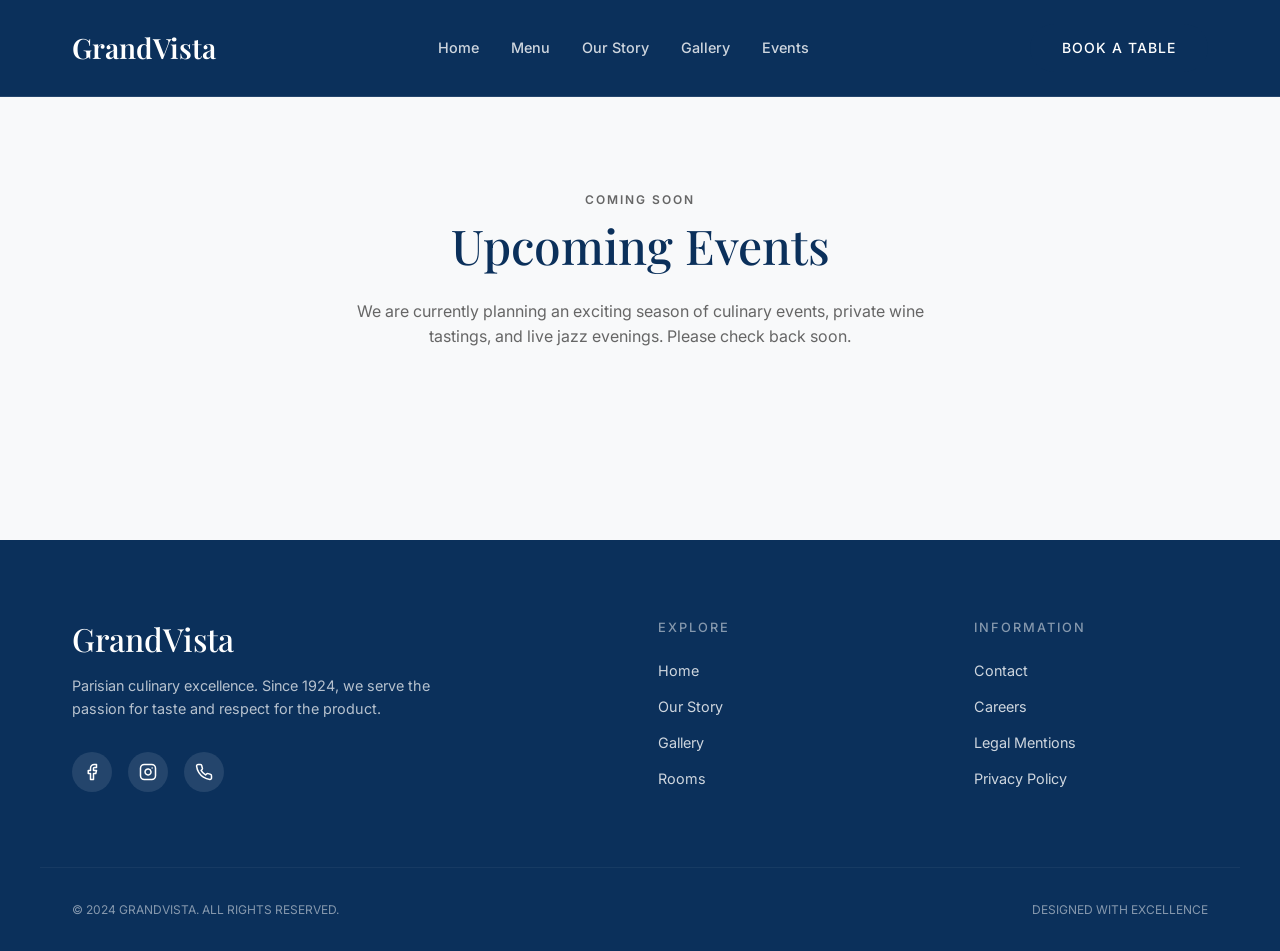
<file: restarant/events.html>
<!DOCTYPE html>
<html lang="en">
<head>
    <meta charset="UTF-8">
    <meta name="viewport" content="width=device-width, initial-scale=1.0">
    <title>GrandVista - Events</title>
    <meta name="description" content="Discover our Parisian culinary excellence.">
    <link rel="preconnect" href="https://fonts.googleapis.com">
    <link rel="preconnect" href="https://fonts.gstatic.com" crossorigin>
    <link href="https://fonts.googleapis.com/css2?family=Inter:wght@300;400;500;600&family=Playfair+Display:ital,wght@0,400;0,500;0,600;0,700;1,400;1,500&display=swap" rel="stylesheet">
    <link rel="stylesheet" href="style.css">
    <style>
        .events-placeholder {
            padding: 10rem 0;
            text-align: center;
            background-color: var(--color-bg-light);
            min-height: 60vh;
            display: flex;
            flex-direction: column;
            justify-content: center;
            align-items: center;
        }
    </style>
</head>
<body>
    <!-- Header -->
    <header class="header header-interior">
        <div class="container header-container">
            <a href="index.html" class="logo">GrandVista</a>
            <nav class="main-nav">
                <a href="index.html">Home</a>
                <a href="menu.html">Menu</a>
                <a href="story.html">Our Story</a>
                <a href="gallery.html">Gallery</a>
                <a href="events.html">Events</a>
            </nav>
            <a href="reservation.html" class="btn btn-primary">Book A Table</a>
        </div>
    </header>

    <!-- Events Section -->
    <section id="events" class="events-placeholder">
        <div class="container">
            <span class="subtitle-dark">COMING SOON</span>
            <h2 class="section-title-center">Upcoming Events</h2>
            <p style="color: var(--color-text-light); max-width: 600px; margin: 0 auto;">We are currently planning an exciting season of culinary events, private wine tastings, and live jazz evenings. Please check back soon.</p>
        </div>
    </section>

    <!-- Footer -->
    <footer class="footer">
        <div class="container footer-container">
            <div class="footer-brand">
                <h3 class="footer-logo">GrandVista</h3>
                <p>Parisian culinary excellence. Since 1924, we serve the passion for taste and respect for the product.</p>
                <div class="social-icons">
                    <a href="#"><svg viewBox="0 0 24 24" fill="none" stroke="currentColor" stroke-width="2" stroke-linecap="round" stroke-linejoin="round"><path d="M18 2h-3a5 5 0 0 0-5 5v3H7v4h3v8h4v-8h3l1-4h-4V7a1 1 0 0 1 1-1h3z"></path></svg></a>
                    <a href="#"><svg viewBox="0 0 24 24" fill="none" stroke="currentColor" stroke-width="2" stroke-linecap="round" stroke-linejoin="round"><rect x="2" y="2" width="20" height="20" rx="5" ry="5"></rect><path d="M16 11.37A4 4 0 1 1 12.63 8 4 4 0 0 1 16 11.37z"></path><line x1="17.5" y1="6.5" x2="17.51" y2="6.5"></line></svg></a>
                    <a href="#"><svg viewBox="0 0 24 24" fill="none" stroke="currentColor" stroke-width="2" stroke-linecap="round" stroke-linejoin="round"><path d="M22 16.92v3a2 2 0 0 1-2.18 2 19.79 19.79 0 0 1-8.63-3.07 19.5 19.5 0 0 1-6-6 19.79 19.79 0 0 1-3.07-8.67A2 2 0 0 1 4.11 2h3a2 2 0 0 1 2 1.72 12.84 12.84 0 0 0 .7 2.81 2 2 0 0 1-.45 2.11L8.09 9.91a16 16 0 0 0 6 6l1.27-1.27a2 2 0 0 1 2.11-.45 12.84 12.84 0 0 0 2.81.7A2 2 0 0 1 22 16.92z"></path></svg></a>
                </div>
            </div>
            
            <div class="footer-links">
                <div class="link-group">
                    <h4>EXPLORE</h4>
                    <a href="index.html">Home</a>
                    <a href="story.html">Our Story</a>
                    <a href="gallery.html">Gallery</a>
                    <a href="rooms.html">Rooms</a>
                </div>
                <div class="link-group">
                    <h4>INFORMATION</h4>
                    <a href="#">Contact</a>
                    <a href="#">Careers</a>
                    <a href="#">Legal Mentions</a>
                    <a href="#">Privacy Policy</a>
                </div>
            </div>
        </div>
        <div class="container footer-bottom">
            <p>&copy; 2024 GRANDVISTA. ALL RIGHTS RESERVED.</p>
            <p>DESIGNED WITH EXCELLENCE</p>
        </div>
    </footer>

    <script src="script.js"></script>
</body>
</html>
</file>
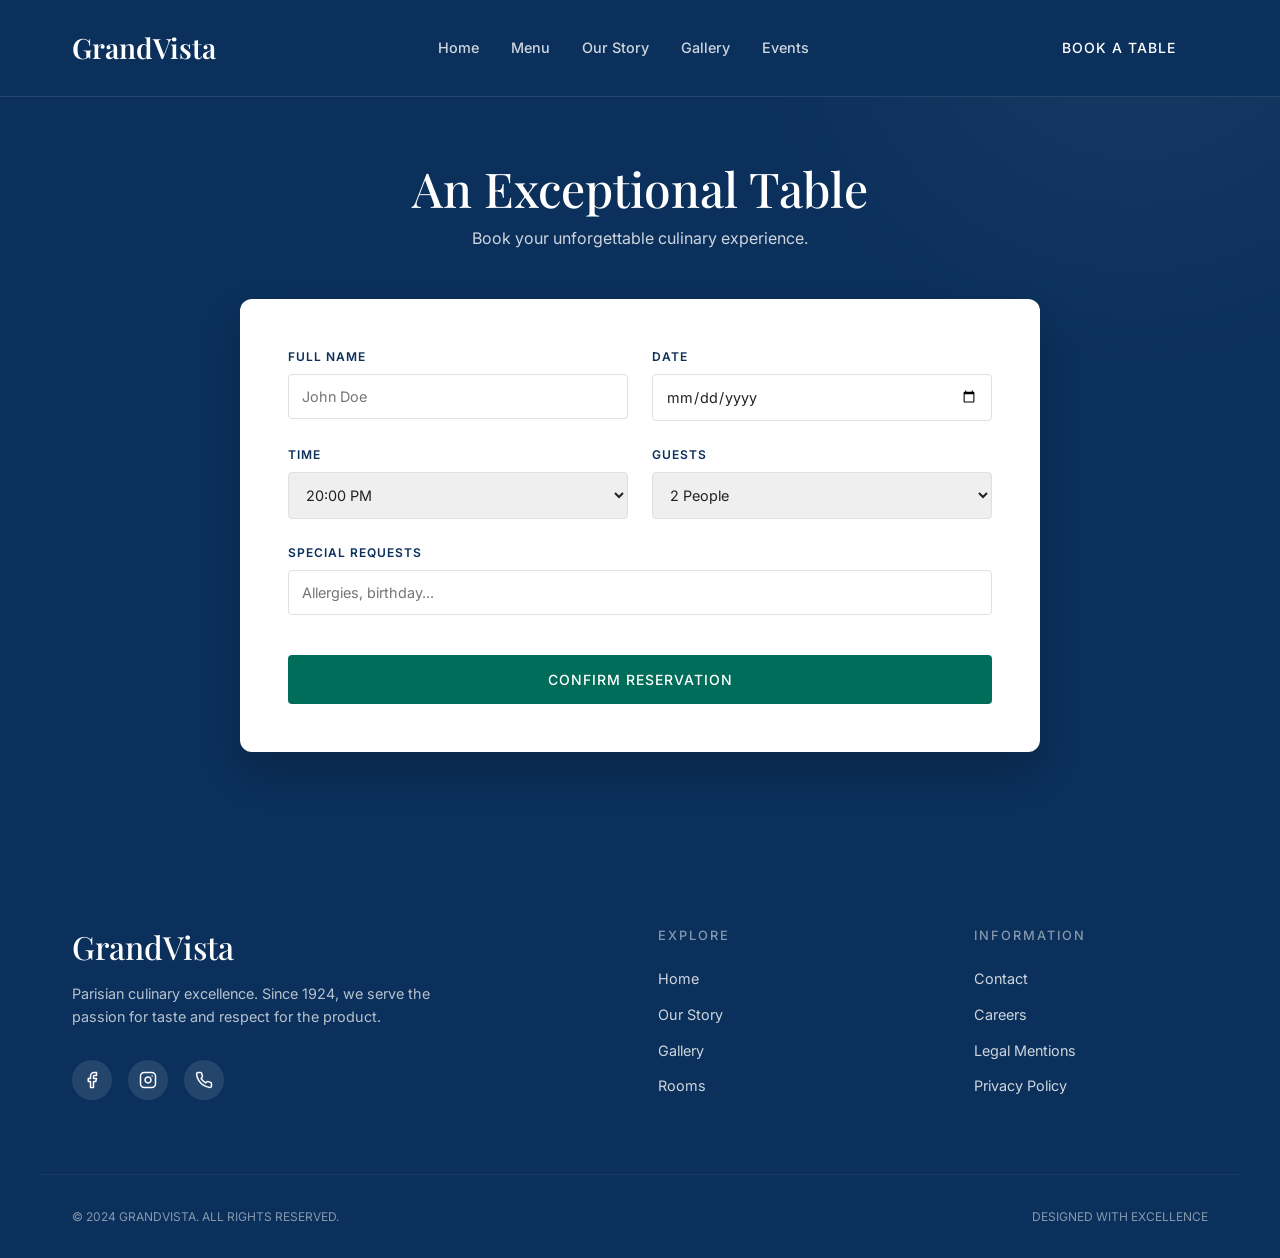
<file: restarant/reservation.html>
<!DOCTYPE html>
<html lang="en">
<head>
    <meta charset="UTF-8">
    <meta name="viewport" content="width=device-width, initial-scale=1.0">
    <title>GrandVista - Book A Table</title>
    <meta name="description" content="Book your unforgettable culinary experience at GrandVista.">
    <link rel="preconnect" href="https://fonts.googleapis.com">
    <link rel="preconnect" href="https://fonts.gstatic.com" crossorigin>
    <link href="https://fonts.googleapis.com/css2?family=Inter:wght@300;400;500;600&family=Playfair+Display:ital,wght@0,400;0,500;0,600;0,700;1,400;1,500&display=swap" rel="stylesheet">
    <link rel="stylesheet" href="style.css">
    <style>
        .reservation-page {
            padding-top: 10rem;
        }
    </style>
</head>
<body>
    <!-- Header -->
    <header class="header header-interior">
        <div class="container header-container">
            <a href="index.html" class="logo">GrandVista</a>
            <nav class="main-nav">
                <a href="index.html">Home</a>
                <a href="menu.html">Menu</a>
                <a href="story.html">Our Story</a>
                <a href="gallery.html">Gallery</a>
                <a href="events.html">Events</a>
            </nav>
            <a href="reservation.html" class="btn btn-primary">Book A Table</a>
        </div>
    </header>

    <!-- Reservation Section -->
    <section id="reservation" class="reservation reservation-page">
        <div class="container reservation-container">
            <div class="reservation-header">
                <h2 class="section-title-white">An Exceptional Table</h2>
                <p>Book your unforgettable culinary experience.</p>
            </div>
            
            <div class="reservation-form-container">
                <form class="reservation-form">
                    <div class="form-row">
                        <div class="form-group">
                            <label for="name">FULL NAME</label>
                            <input type="text" id="name" placeholder="John Doe" required>
                        </div>
                        <div class="form-group">
                            <label for="date">DATE</label>
                            <input type="date" id="date" required>
                        </div>
                    </div>
                    <div class="form-row">
                        <div class="form-group">
                            <label for="time">TIME</label>
                            <select id="time" required>
                                <option value="" disabled selected>20:00 PM</option>
                                <option value="19:00">19:00 PM</option>
                                <option value="19:30">19:30 PM</option>
                                <option value="20:00">20:00 PM</option>
                                <option value="20:30">20:30 PM</option>
                                <option value="21:00">21:00 PM</option>
                            </select>
                        </div>
                        <div class="form-group">
                            <label for="guests">GUESTS</label>
                            <select id="guests" required>
                                <option value="" disabled selected>2 People</option>
                                <option value="1">1 Person</option>
                                <option value="2">2 People</option>
                                <option value="3">3 People</option>
                                <option value="4">4 People</option>
                                <option value="5">5 People</option>
                                <option value="6">6+ People</option>
                            </select>
                        </div>
                    </div>
                    <div class="form-group">
                        <label for="requests">SPECIAL REQUESTS</label>
                        <input type="text" id="requests" placeholder="Allergies, birthday...">
                    </div>
                    <button type="submit" class="btn btn-submit">CONFIRM RESERVATION</button>
                </form>
            </div>
        </div>
    </section>

    <!-- Footer -->
    <footer class="footer">
        <div class="container footer-container">
            <div class="footer-brand">
                <h3 class="footer-logo">GrandVista</h3>
                <p>Parisian culinary excellence. Since 1924, we serve the passion for taste and respect for the product.</p>
                <div class="social-icons">
                    <a href="#"><svg viewBox="0 0 24 24" fill="none" stroke="currentColor" stroke-width="2" stroke-linecap="round" stroke-linejoin="round"><path d="M18 2h-3a5 5 0 0 0-5 5v3H7v4h3v8h4v-8h3l1-4h-4V7a1 1 0 0 1 1-1h3z"></path></svg></a>
                    <a href="#"><svg viewBox="0 0 24 24" fill="none" stroke="currentColor" stroke-width="2" stroke-linecap="round" stroke-linejoin="round"><rect x="2" y="2" width="20" height="20" rx="5" ry="5"></rect><path d="M16 11.37A4 4 0 1 1 12.63 8 4 4 0 0 1 16 11.37z"></path><line x1="17.5" y1="6.5" x2="17.51" y2="6.5"></line></svg></a>
                    <a href="#"><svg viewBox="0 0 24 24" fill="none" stroke="currentColor" stroke-width="2" stroke-linecap="round" stroke-linejoin="round"><path d="M22 16.92v3a2 2 0 0 1-2.18 2 19.79 19.79 0 0 1-8.63-3.07 19.5 19.5 0 0 1-6-6 19.79 19.79 0 0 1-3.07-8.67A2 2 0 0 1 4.11 2h3a2 2 0 0 1 2 1.72 12.84 12.84 0 0 0 .7 2.81 2 2 0 0 1-.45 2.11L8.09 9.91a16 16 0 0 0 6 6l1.27-1.27a2 2 0 0 1 2.11-.45 12.84 12.84 0 0 0 2.81.7A2 2 0 0 1 22 16.92z"></path></svg></a>
                </div>
            </div>
            
            <div class="footer-links">
                <div class="link-group">
                    <h4>EXPLORE</h4>
                    <a href="index.html">Home</a>
                    <a href="story.html">Our Story</a>
                    <a href="gallery.html">Gallery</a>
                    <a href="rooms.html">Rooms</a>
                </div>
                <div class="link-group">
                    <h4>INFORMATION</h4>
                    <a href="#">Contact</a>
                    <a href="#">Careers</a>
                    <a href="#">Legal Mentions</a>
                    <a href="#">Privacy Policy</a>
                </div>
            </div>
        </div>
        <div class="container footer-bottom">
            <p>&copy; 2024 GRANDVISTA. ALL RIGHTS RESERVED.</p>
            <p>DESIGNED WITH EXCELLENCE</p>
        </div>
    </footer>

    <script src="script.js"></script>
</body>
</html>
</file>
<file: restarant/style.css>
/* --- CSS Variables --- */
:root {
    --color-primary: #0b305b; /* Deep Blue */
    --color-primary-light: #164275;
    --color-secondary: #006d5b; /* Dark Teal/Green */
    --color-bg-light: #f8f9fa; /* Off-white / Cream */
    --color-text-dark: #222222;
    --color-text-light: #666666;
    --color-white: #ffffff;
    
    --font-heading: 'Playfair Display', serif;
    --font-body: 'Inter', sans-serif;
    
    --transition: all 0.3s ease;
}

/* --- Base Styles --- */
* {
    margin: 0;
    padding: 0;
    box-sizing: border-box;
}

html {
    scroll-behavior: smooth;
}

body {
    font-family: var(--font-body);
    color: var(--color-text-dark);
    line-height: 1.6;
    background-color: var(--color-white);
    overflow-x: hidden;
}

a {
    text-decoration: none;
    color: inherit;
    transition: var(--transition);
}

ul {
    list-style: none;
}

.container {
    max-width: 1200px;
    margin: 0 auto;
    padding: 0 2rem;
}

/* --- Typography --- */
h1, h2, h3, h4 {
    font-family: var(--font-heading);
    font-weight: 500;
    line-height: 1.2;
}

.section-title {
    font-size: 3rem;
    color: var(--color-primary);
    margin-bottom: 1.5rem;
}

.section-title-center {
    font-size: 3rem;
    color: var(--color-primary);
    margin-bottom: 1.5rem;
    text-align: center;
}

.section-title-white {
    font-size: 3rem;
    color: var(--color-white);
    margin-bottom: 0.5rem;
    text-align: center;
}

.subtitle {
    font-family: var(--font-body);
    font-size: 0.875rem;
    letter-spacing: 2px;
    text-transform: uppercase;
    color: var(--color-white);
    margin-bottom: 1rem;
    display: block;
}

.subtitle-green {
    font-family: var(--font-body);
    font-size: 0.75rem;
    letter-spacing: 2px;
    text-transform: uppercase;
    color: var(--color-secondary);
    margin-bottom: 1rem;
    display: block;
    text-align: center;
    font-weight: 600;
}

.subtitle-dark {
    font-family: var(--font-body);
    font-size: 0.75rem;
    letter-spacing: 2px;
    text-transform: uppercase;
    color: var(--color-text-light);
    margin-bottom: 0.5rem;
    display: block;
    font-weight: 600;
}

/* --- Buttons --- */
.btn {
    display: inline-block;
    padding: 0.8rem 2rem;
    border-radius: 50px;
    font-family: var(--font-body);
    font-size: 0.875rem;
    font-weight: 500;
    text-transform: uppercase;
    letter-spacing: 1px;
    cursor: pointer;
    transition: var(--transition);
    border: none;
    text-align: center;
}

.btn-primary {
    background-color: var(--color-primary);
    color: var(--color-white);
}

.btn-primary:hover {
    background-color: var(--color-primary-light);
    transform: translateY(-2px);
    box-shadow: 0 4px 12px rgba(11, 48, 91, 0.2);
}
.btn-secondary {
    background-color: #5c7499; /* muted grey/blue */
    color: var(--color-white);
}
.btn-secondary:hover {
    background-color: #4b6184;
    transform: translateY(-2px);
    box-shadow: 0 4px 12px rgba(92, 116, 153, 0.2);
}

.btn-outline {
    background-color: transparent;
    color: var(--color-white);
    border: 1px solid rgba(255, 255, 255, 0.5);
}

.btn-outline:hover {
    background-color: rgba(255, 255, 255, 0.1);
    border-color: var(--color-white);
}

.btn-submit {
    background-color: var(--color-secondary);
    color: var(--color-white);
    width: 100%;
    padding: 1rem;
    border-radius: 4px;
    margin-top: 1rem;
}

.btn-submit:hover {
    background-color: #005244;
}

/* --- Header --- */
.header {
    position: fixed;
    top: 0;
    left: 0;
    width: 100%;
    z-index: 100;
    padding: 1.5rem 0;
    background: transparent;
    border-bottom: 1px solid rgba(255,255,255,0.1);
}

.header-interior {
    background-color: var(--color-primary);
    padding: 1.5rem 0;
}

.header-container {
    display: flex;
    justify-content: space-between;
    align-items: center;
}

.logo {
    font-family: var(--font-heading);
    font-size: 1.75rem;
    color: var(--color-white);
    font-weight: 600;
}

.main-nav {
    display: flex;
    gap: 2rem;
}

.main-nav a {
    color: var(--color-white);
    font-size: 0.9rem;
    font-weight: 500;
    opacity: 0.8;
}

.main-nav a:hover {
    opacity: 1;
}

/* --- Hero Section --- */
.hero {
    position: relative;
    height: 100vh;
    min-height: 600px;
    display: flex;
    align-items: center;
    justify-content: center;
    text-align: center;
    background-image: url('hero_image.jpg');
    background-size: cover;
    background-position: center;
    color: var(--color-white);
}

.hero-overlay {
    position: absolute;
    top: 0;
    left: 0;
    width: 100%;
    height: 100%;
    background: linear-gradient(to bottom, rgba(11, 48, 91, 0.7), rgba(0, 0, 0, 0.5));
    z-index: 1;
}

.hero-content {
    position: relative;
    z-index: 2;
    max-width: 800px;
    padding-top: 4rem; /* offset for header */
}

.hero-title {
    font-size: 5rem;
    margin-bottom: 1.5rem;
    text-shadow: 0 4px 12px rgba(0,0,0,0.3);
}

.hero-desc {
    font-size: 1.1rem;
    font-weight: 300;
    opacity: 0.9;
    max-width: 600px;
    margin: 0 auto 2.5rem;
}

.hero-buttons {
    display: flex;
    justify-content: center;
    gap: 1rem;
}

.scroll-indicator {
    position: absolute;
    bottom: 2rem;
    left: 50%;
    transform: translateX(-50%);
    z-index: 2;
    opacity: 0.7;
    animation: bounce 2s infinite;
}

@keyframes bounce {
    0%, 20%, 50%, 80%, 100% { transform: translateY(0) translateX(-50%); }
    40% { transform: translateY(-10px) translateX(-50%); }
    60% { transform: translateY(-5px) translateX(-50%); }
}

/* --- About Section --- */
.about {
    padding: 8rem 0;
    background-color: var(--color-bg-light);
}

.about-container {
    display: flex;
    align-items: center;
    gap: 4rem;
}

.about-text {
    flex: 1;
}

.about-text p {
    color: var(--color-text-light);
    margin-bottom: 2rem;
    font-size: 1.05rem;
}

.about-quote {
    font-family: var(--font-heading);
    font-size: 1.5rem;
    font-style: italic;
    color: var(--color-secondary);
    border-left: 4px solid var(--color-secondary);
    padding-left: 1.5rem;
    margin-top: 2rem;
}

.about-image {
    flex: 1;
    position: relative;
}

.about-image img {
    width: 100%;
    border-radius: 12px;
    box-shadow: 0 20px 40px rgba(0,0,0,0.1);
    object-fit: cover;
    aspect-ratio: 4/5;
}

/* --- Menu Section --- */
.menu {
    padding: 8rem 0;
    background-color: var(--color-bg-light);
}

.menu-tabs {
    display: flex;
    justify-content: center;
    gap: 2rem;
    margin-bottom: 4rem;
    border-bottom: 1px solid #e0e0e0;
}

.tab-btn {
    background: none;
    border: none;
    padding: 1rem 0;
    font-family: var(--font-body);
    font-size: 0.8rem;
    font-weight: 600;
    letter-spacing: 1px;
    color: var(--color-text-light);
    cursor: pointer;
    position: relative;
    text-transform: uppercase;
}

.tab-btn.active {
    color: var(--color-primary);
}

.tab-btn.active::after {
    content: '';
    position: absolute;
    bottom: -1px;
    left: 0;
    width: 100%;
    height: 2px;
    background-color: var(--color-primary);
}

.menu-grid {
    display: grid;
    grid-template-columns: 1fr 1fr;
    gap: 3rem 4rem;
}

.menu-item-header {
    display: flex;
    justify-content: space-between;
    align-items:baseline;
    margin-bottom: 0.5rem;
    border-bottom: 1px dotted #ccc;
    padding-bottom: 0.25rem;
}

.menu-item-title {
    font-size: 1.25rem;
    color: var(--color-primary);
}

.menu-item-price {
    font-family: var(--font-body);
    font-weight: 600;
    color: var(--color-secondary);
}

.menu-item-desc {
    font-size: 0.9rem;
    color: var(--color-text-light);
}

.menu-content {
    display: none;
    animation: fadeIn 0.5s ease;
}

.menu-content.active {
    display: block;
}

@keyframes fadeIn {
    from { opacity: 0; transform: translateY(10px); }
    to { opacity: 1; transform: translateY(0); }
}

/* --- Reservation Section --- */
.reservation {
    padding: 6rem 0;
    background-color: var(--color-primary);
    position: relative;
    overflow: hidden;
}

.reservation::before {
    content: '';
    position: absolute;
    top: -50%;
    right: -20%;
    width: 800px;
    height: 800px;
    border-radius: 50%;
    background: radial-gradient(circle, rgba(255,255,255,0.05) 0%, rgba(255,255,255,0) 70%);
    z-index: 1;
}

.reservation-container {
    position: relative;
    z-index: 2;
    display: flex;
    flex-direction: column;
    align-items: center;
}

.reservation-header {
    text-align: center;
    color: var(--color-white);
    margin-bottom: 3rem;
}

.reservation-header p {
    opacity: 0.8;
}

.reservation-form-container {
    background-color: var(--color-white);
    padding: 3rem;
    border-radius: 12px;
    width: 100%;
    max-width: 800px;
    box-shadow: 0 20px 40px rgba(0,0,0,0.2);
}

.form-row {
    display: flex;
    gap: 1.5rem;
    margin-bottom: 1.5rem;
}

.form-group {
    flex: 1;
    display: flex;
    flex-direction: column;
    margin-bottom: 1.5rem;
}

.form-row .form-group {
    margin-bottom: 0;
}

.form-group label {
    font-size: 0.75rem;
    font-weight: 600;
    color: var(--color-primary);
    margin-bottom: 0.5rem;
    letter-spacing: 1px;
}

.form-group input,
.form-group select {
    padding: 0.8rem;
    border: 1px solid #e0e0e0;
    border-radius: 4px;
    font-family: var(--font-body);
    font-size: 0.9rem;
    color: var(--color-text-dark);
    outline: none;
    transition: var(--transition);
}

.form-group input:focus,
.form-group select:focus {
    border-color: var(--color-primary);
    box-shadow: 0 0 0 2px rgba(11, 48, 91, 0.1);
}

/* --- Gallery Section --- */
.gallery {
    padding: 8rem 0;
    background-color: var(--color-bg-light);
}

.gallery-header {
    display: flex;
    justify-content: space-between;
    align-items: flex-end;
    margin-bottom: 3rem;
}

.view-all {
    font-size: 0.8rem;
    font-weight: 600;
    color: var(--color-primary);
    letter-spacing: 1px;
    text-transform: uppercase;
}

.view-all:hover {
    color: var(--color-secondary);
}

.gallery-grid {
    display: grid;
    grid-template-columns: repeat(4, 1fr);
    grid-template-rows: repeat(2, 300px);
    gap: 1rem;
}

.gallery-item {
    border-radius: 12px;
    overflow: hidden;
    position: relative;
}

.gallery-item img {
    width: 100%;
    height: 100%;
    object-fit: cover;
    transition: transform 0.5s ease;
}

.gallery-item:hover img {
    transform: scale(1.05);
}

.item-main {
    grid-column: 1 / 3;
    grid-row: 1 / 3;
}

.item-top-right-1 {
    grid-column: 3 / 4;
    grid-row: 1 / 2;
}

.item-top-right-2 {
    grid-column: 4 / 5;
    grid-row: 1 / 2;
}

.item-bottom-right {
    grid-column: 3 / 5;
    grid-row: 2 / 3;
}

/* --- Footer --- */
.footer {
    background-color: var(--color-primary);
    color: var(--color-white);
    padding: 5rem 0 2rem;
}

.footer-container {
    display: flex;
    justify-content: space-between;
    gap: 4rem;
    margin-bottom: 4rem;
}

.footer-brand {
    flex: 2;
    max-width: 400px;
}

.footer-logo {
    font-family: var(--font-heading);
    font-size: 2rem;
    margin-bottom: 1rem;
}

.footer-brand p {
    opacity: 0.7;
    font-size: 0.9rem;
    margin-bottom: 2rem;
}

.social-icons {
    display: flex;
    gap: 1rem;
}

.social-icons a {
    display: inline-flex;
    align-items: center;
    justify-content: center;
    width: 40px;
    height: 40px;
    border-radius: 50%;
    background-color: rgba(255,255,255,0.1);
    color: var(--color-white);
    transition: var(--transition);
}

.social-icons a:hover {
    background-color: var(--color-secondary);
}

.social-icons svg {
    width: 18px;
    height: 18px;
}

.footer-links {
    flex: 3;
    display: flex;
    justify-content: space-around;
}

.link-group h4 {
    font-family: var(--font-body);
    font-size: 0.8rem;
    letter-spacing: 2px;
    margin-bottom: 1.5rem;
    opacity: 0.5;
}

.link-group a {
    display: block;
    margin-bottom: 0.8rem;
    font-size: 0.9rem;
    opacity: 0.8;
}

.link-group a:hover {
    opacity: 1;
    color: var(--color-secondary);
}

.footer-bottom {
    display: flex;
    justify-content: space-between;
    align-items: center;
    padding-top: 2rem;
    border-top: 1px solid rgba(255,255,255,0.1);
    font-size: 0.75rem;
    opacity: 0.5;
}

/* --- Rooms Page --- */
.rooms-section {
    padding: 10rem 0 6rem;
    background-color: var(--color-bg-light);
}

.collection-title {
    font-family: var(--font-heading);
    font-style: italic;
    font-size: 3.5rem;
    color: var(--color-primary);
    margin-bottom: 1rem;
}

.collection-desc {
    color: var(--color-text-light);
    line-height: 1.6;
    margin-bottom: 4rem;
}

.rooms-tabs {
    display: flex;
    gap: 2rem;
    margin-bottom: 3rem;
    border-bottom: 1px solid rgba(0,0,0,0.1);
    padding-bottom: 0.5rem;
}

.room-tab {
    background: none;
    border: none;
    padding: 0.5rem 0;
    font-size: 0.85rem;
    font-weight: 600;
    color: var(--color-text-light);
    cursor: pointer;
    text-transform: uppercase;
    letter-spacing: 1px;
    position: relative;
    transition: color 0.3s ease;
}

.room-tab::after {
    content: '';
    position: absolute;
    bottom: -0.6rem;
    left: 0;
    width: 0%;
    height: 2px;
    background-color: var(--color-primary);
    transition: width 0.3s ease;
}

.room-tab.active, .room-tab:hover {
    color: var(--color-primary);
}

.room-tab.active::after, .room-tab:hover::after {
    width: 100%;
}

.room-content {
    display: none;
    animation: fadeIn 0.5s ease;
}

.room-content.active {
    display: block;
}

.room-grid {
    display: grid;
    grid-template-columns: 1.2fr 1fr;
    gap: 4rem;
    align-items: center;
}

.room-img {
    width: 100%;
    height: 500px;
    object-fit: cover;
    border-radius: 8px;
    box-shadow: 0 10px 30px rgba(0,0,0,0.05);
}

.room-name {
    font-family: var(--font-heading);
    font-size: 2.5rem;
    color: var(--color-primary);
    margin-bottom: 1.5rem;
}

.room-text {
    color: var(--color-text-light);
    line-height: 1.7;
    margin-bottom: 2.5rem;
}

/* --- Room Masonry Grid --- */
.room-masonry {
    column-count: 3;
    column-gap: 2.5rem;
    margin-top: 3rem;
}

.room-masonry-card {
    break-inside: avoid;
    margin-bottom: 3rem;
    display: inline-block;
    width: 100%;
}

.room-masonry-card .room-img-wrap {
    width: 100%;
    border-radius: 4px;
    margin-bottom: 1rem;
    box-shadow: 0 4px 15px rgba(0,0,0,0.05);
    overflow: hidden;
}
.room-masonry-card .room-img-wrap img {
    width: 100%;
    display: block;
    transition: transform 0.6s cubic-bezier(0.25, 1, 0.5, 1);
}

.room-card-header {
    display: flex;
    align-items: baseline;
    margin-bottom: 0.8rem;
}

.room-card-title {
    font-family: var(--font-heading);
    font-size: 1.3rem;
    font-weight: 600;
    color: var(--color-primary);
    margin: 0;
}

.room-card-line {
    flex: 1;
    border-bottom: 1px dotted rgba(0,0,0,0.2);
    margin: 0 0.8rem;
    position: relative;
    top: -4px;
}

.room-card-price {
    font-family: var(--font-body);
    font-weight: 700;
    font-size: 0.9rem;
    color: var(--color-primary);
}

.room-card-desc {
    font-size: 0.85rem;
    color: var(--color-text-light);
    line-height: 1.6;
    margin-bottom: 1rem;
}

.room-card-icons {
    display: flex;
    gap: 0.8rem;
    margin-bottom: 1.5rem;
    color: #6c757d;
}

.room-card-icons svg {
    width: 16px;
    height: 16px;
}

.room-card-btn {
    display: inline-block;
    padding: 0.6rem 1.8rem;
    font-size: 0.75rem;
    border-radius: 30px;
}

/* --- Double Rooms --- */
.double-header {
    margin-bottom: 4rem;
    margin-top: 2rem;
}
.double-title {
    font-family: var(--font-heading);
    font-size: 3rem;
    color: var(--color-primary);
    margin-bottom: 1rem;
}
.double-desc {
    color: var(--color-text-light);
    max-width: 600px;
    line-height: 1.6;
}

.double-row-hero {
    display: grid;
    grid-template-columns: 1.5fr 1fr;
    gap: 4rem;
    align-items: center;
    margin-bottom: 5rem;
}
.double-row-hero .room-img-wrap {
    width: 100%;
    border-radius: 12px;
    height: 500px;
    overflow: hidden;
}
.double-row-hero .room-img-wrap img {
    width: 100%;
    height: 100%;
    object-fit: cover;
    display: block;
    transition: transform 0.6s cubic-bezier(0.25, 1, 0.5, 1);
}
.double-hero-info {
    display: flex;
    flex-direction: column;
}
.double-tag {
    font-size: 0.75rem;
    letter-spacing: 2px;
    color: var(--color-text-light);
    text-transform: uppercase;
    margin-bottom: 1rem;
}
.double-room-name {
    font-family: var(--font-heading);
    font-size: 2.2rem;
    color: var(--color-primary);
    margin-bottom: 1rem;
}
.double-hero-desc {
    color: var(--color-text-light);
    line-height: 1.6;
    margin-bottom: 1.5rem;
    font-size: 0.95rem;
}
.double-price {
    font-family: var(--font-body);
    font-weight: 600;
    color: var(--color-primary);
    margin-bottom: 1.5rem;
}

.double-row-2 {
    display: grid;
    grid-template-columns: 1.2fr 1fr;
    gap: 4rem;
    margin-bottom: 5rem;
    align-items: end;
}
.double-row-2 .room-img-wrap {
    width: 100%;
    border-radius: 12px;
    margin-bottom: 1.5rem;
    overflow: hidden;
}
.double-row-2 .room-img-wrap img {
    width: 100%;
    height: 100%;
    object-fit: cover;
    display: block;
    transition: transform 0.6s cubic-bezier(0.25, 1, 0.5, 1);
}
.img-landscape {
    height: 350px;
}
.img-portrait {
    height: 450px;
}
.double-card-header {
    display: flex;
    justify-content: space-between;
    align-items: baseline;
    margin-bottom: 0.8rem;
}
.double-card-header h3 {
    font-family: var(--font-heading);
    font-size: 1.5rem;
    color: var(--color-primary);
    margin: 0;
}
.double-card p {
    color: var(--color-text-light);
    font-size: 0.9rem;
    line-height: 1.6;
    margin-bottom: 1.5rem;
}
.price-btn-row {
    display: flex;
    justify-content: space-between;
    align-items: center;
}
.price-btn-row .price {
    font-weight: 600;
    color: var(--color-primary);
}

.double-row-3 {
    display: grid;
    grid-template-columns: repeat(3, 1fr);
    gap: 2rem;
    margin-bottom: 5rem;
}
.double-row-3 .room-img-wrap {
    width: 100%;
    height: 250px;
    border-radius: 12px;
    margin-bottom: 1.5rem;
    overflow: hidden;
}
.double-row-3 .room-img-wrap img {
    width: 100%;
    height: 100%;
    object-fit: cover;
    display: block;
    transition: transform 0.6s cubic-bezier(0.25, 1, 0.5, 1);
}

.double-row-4 {
    display: grid;
    grid-template-columns: repeat(4, 1fr);
    gap: 1.5rem;
}
.double-row-4 .double-card-small {
    background: #fff;
    padding: 1.5rem;
    border-radius: 12px;
    box-shadow: 0 4px 15px rgba(0,0,0,0.03);
    text-align: left;
}
.double-card-small .room-img-wrap {
    width: 100%;
    height: 150px;
    border-radius: 8px;
    margin-bottom: 1rem;
    overflow: hidden;
}
.double-card-small .room-img-wrap img {
    width: 100%;
    height: 100%;
    object-fit: cover;
    display: block;
    transition: transform 0.6s cubic-bezier(0.25, 1, 0.5, 1);
}
.double-card-small h4 {
    font-family: var(--font-heading);
    color: var(--color-primary);
    font-size: 1.1rem;
    margin-bottom: 0.5rem;
}
.double-card-small p {
    font-size: 0.8rem;
    color: var(--color-text-light);
    margin-bottom: 1rem;
    line-height: 1.5;
}
.double-card-small .price {
    display: block;
    font-weight: 600;
    color: var(--color-primary);
    margin-bottom: 1rem;
    font-size: 0.9rem;
}

.btn-full {
    display: block;
    width: 100%;
    text-align: center;
    border-radius: 30px;
    box-sizing: border-box;
    padding: 0.8rem;
}
.btn-sm {
    padding: 0.6rem 1.8rem;
    border-radius: 30px;
    font-size: 0.8rem;
}

/* --- Family Suites --- */
.family-header {
    margin-bottom: 4rem;
    margin-top: 2rem;
}
.family-supertitle {
    font-size: 0.75rem;
    letter-spacing: 2px;
    color: var(--color-primary);
    text-transform: uppercase;
    font-weight: 600;
    display: block;
    margin-bottom: 0.5rem;
}
.family-title {
    font-family: var(--font-heading);
    font-size: 3.5rem;
    color: var(--color-primary);
    margin-bottom: 1rem;
}
.family-desc {
    color: var(--color-text-light);
    max-width: 650px;
    line-height: 1.6;
}
.price-green {
    color: #0d9488;
    font-weight: 600;
}
.btn-outline-family {
    display: inline-block;
    padding: 0.6rem 2rem;
    border: 1px solid var(--color-primary);
    color: var(--color-primary);
    border-radius: 30px;
    font-size: 0.8rem;
    text-align: center;
    transition: all 0.3s ease;
}
.btn-outline-family:hover {
    background-color: var(--color-primary);
    color: #fff;
}

.family-row-1 {
    display: grid;
    grid-template-columns: 1.5fr 1fr;
    gap: 3rem;
    margin-bottom: 5rem;
}
.family-card-large .room-img-wrap {
    width: 100%;
    height: 400px;
    border-radius: 16px;
    margin-bottom: 1.5rem;
    overflow: hidden;
}
.family-card-large .room-img-wrap img {
    width: 100%;
    height: 100%;
    object-fit: cover;
    display: block;
    transition: transform 0.6s cubic-bezier(0.25, 1, 0.5, 1);
}
.family-card-medium .room-img-wrap {
    width: 100%;
    height: 300px;
    border-radius: 16px;
    margin-bottom: 1.5rem;
    overflow: hidden;
}
.family-card-medium .room-img-wrap img {
    width: 100%;
    height: 100%;
    object-fit: cover;
    display: block;
    transition: transform 0.6s cubic-bezier(0.25, 1, 0.5, 1);
}
.family-card-header {
    display: flex;
    justify-content: space-between;
    align-items: baseline;
    margin-bottom: 1rem;
}
.family-card-header h2 {
    font-family: var(--font-heading);
    font-size: 2rem;
    color: var(--color-primary);
}
.family-card-header-col {
    margin-bottom: 1rem;
}
.family-card-header-col h2 {
    font-family: var(--font-heading);
    font-size: 1.8rem;
    color: var(--color-primary);
    margin-bottom: 0.2rem;
}
.family-row-1 p, .family-row-2 p {
    color: var(--color-text-light);
    line-height: 1.6;
    margin-bottom: 1.5rem;
    font-size: 0.95rem;
}

.family-row-2 {
    display: grid;
    grid-template-columns: 1fr 2fr;
    gap: 2rem;
    margin-bottom: 5rem;
}
.family-card-side .room-img-wrap {
    width: 100%;
    height: 350px;
    border-radius: 16px;
    margin-bottom: 1.5rem;
    overflow: hidden;
}
.family-card-side .room-img-wrap img {
    width: 100%;
    height: 100%;
    object-fit: cover;
    display: block;
    transition: transform 0.6s cubic-bezier(0.25, 1, 0.5, 1);
}
.family-grid-right {
    display: grid;
    grid-template-columns: 1fr 1fr;
    gap: 1.5rem;
}
.family-card-box {
    background: #fff;
    border: 1px solid #eaeaea;
    border-radius: 16px;
    padding: 2rem;
    box-shadow: 0 4px 20px rgba(0,0,0,0.03);
}
.box-header {
    display: flex;
    justify-content: space-between;
    align-items: baseline;
    margin-bottom: 1rem;
}
.box-header h3 {
    font-family: var(--font-heading);
    font-size: 1.3rem;
    color: var(--color-primary);
}
.explore-link {
    display: block;
    font-size: 0.75rem;
    font-weight: 600;
    color: var(--color-primary);
    margin-bottom: 1rem;
    letter-spacing: 1px;
    text-transform: uppercase;
}
.family-card-wide {
    grid-column: 1 / -1;
    display: grid;
    grid-template-columns: 1fr 1.5fr;
    background: #fff;
    border: 1px solid #eaeaea;
    border-radius: 16px;
    overflow: hidden;
    box-shadow: 0 4px 20px rgba(0,0,0,0.03);
}
.family-card-wide .room-img-wrap {
    width: 100%;
    height: 100%;
    overflow: hidden;
}
.family-card-wide .room-img-wrap img {
    width: 100%;
    height: 100%;
    object-fit: cover;
    display: block;
    transition: transform 0.6s cubic-bezier(0.25, 1, 0.5, 1);
}
.wide-info {
    padding: 2rem;
}
.wide-info h2 {
    font-family: var(--font-heading);
    font-size: 1.8rem;
    color: var(--color-primary);
    margin-bottom: 1rem;
}
.wide-footer {
    display: flex;
    justify-content: space-between;
    align-items: center;
    margin-top: 1rem;
}

.family-row-3 {
    display: grid;
    grid-template-columns: repeat(4, 1fr);
    gap: 1.5rem;
}
.family-card-small .room-img-wrap {
    width: 100%;
    height: 250px;
    border-radius: 16px;
    margin-bottom: 1rem;
    overflow: hidden;
}
.family-card-small .room-img-wrap img {
    width: 100%;
    height: 100%;
    object-fit: cover;
    display: block;
    transition: transform 0.6s cubic-bezier(0.25, 1, 0.5, 1);
}
.family-card-small h4 {
    font-family: var(--font-heading);
    color: var(--color-primary);
    font-size: 1.1rem;
    margin-bottom: 0.3rem;
}

/* --- Newsletter Section --- */
.newsletter-section {
    padding: 6rem 0;
    background-color: #fcfcfc;
    text-align: center;
    border-top: 1px solid #f0f0f0;
}

.newsletter-container {
    max-width: 600px;
    margin: 0 auto;
}

.newsletter-title {
    font-family: var(--font-heading);
    font-size: 2.8rem;
    color: var(--color-primary);
    margin-bottom: 1rem;
}

.newsletter-title i {
    font-style: italic;
    font-weight: 400;
}

.newsletter-desc {
    color: var(--color-text-light);
    margin-bottom: 2.5rem;
    font-size: 0.95rem;
}

.newsletter-form {
    display: flex;
    gap: 1rem;
    justify-content: center;
}

.newsletter-form input {
    padding: 0.8rem 1.5rem;
    border: 1px solid #e0e0e0;
    border-radius: 30px;
    width: 300px;
    font-family: var(--font-body);
    font-size: 0.9rem;
}

.newsletter-form input:focus {
    outline: none;
    border-color: var(--color-primary);
}

.newsletter-form button {
    border-radius: 30px;
    padding: 0.8rem 2.5rem;
}

/* --- Menu Page Redesign --- */
.bg-light { background-color: var(--color-bg-light); }
.bg-white { background-color: var(--color-white); }

.menu-intro {
    padding: 12rem 0 6rem;
    background-color: var(--color-bg-light);
}

.menu-intro-text {
    text-align: center;
    max-width: 600px;
    margin: 0 auto;
    color: var(--color-text-light);
    font-size: 1.1rem;
}

.menu-section {
    padding: 6rem 0;
}

.menu-section-header {
    display: flex;
    justify-content: space-between;
    align-items: baseline;
    margin-bottom: 3rem;
}

.menu-section-title {
    font-size: 2.5rem;
    color: var(--color-primary);
}

.menu-section-link {
    font-size: 0.8rem;
    color: var(--color-text-light);
    text-transform: uppercase;
    letter-spacing: 1px;
}

.menu-grid-4 {
    display: grid;
    grid-template-columns: repeat(4, 1fr);
    gap: 2rem;
}

.menu-flex-center {
    display: flex;
    flex-wrap: wrap;
    justify-content: center;
    gap: 3rem 2rem;
}

.menu-flex-center > .menu-card {
    width: calc(33.333% - 1.35rem);
}

.menu-grid-2 {
    display: grid;
    grid-template-columns: repeat(2, 1fr);
    gap: 2rem;
}

.menu-card {
    display: flex;
    flex-direction: column;
}

.menu-card img {
    width: 100%;
    aspect-ratio: 4/3;
    object-fit: cover;
    border-radius: 8px;
    margin-bottom: 1rem;
    box-shadow: 0 4px 12px rgba(0,0,0,0.05);
}

.menu-card-header {
    display: flex;
    justify-content: space-between;
    align-items: baseline;
    margin-bottom: 0.5rem;
}

.menu-card-title {
    font-family: var(--font-heading);
    font-size: 1.1rem;
    color: var(--color-primary);
    margin: 0;
}

.menu-card-price {
    font-weight: 600;
    color: var(--color-secondary);
    font-size: 0.9rem;
}

.menu-card-desc {
    font-size: 0.85rem;
    color: var(--color-text-light);
    line-height: 1.5;
    margin: 0;
}

.menu-desserts-layout {
    display: flex;
    gap: 4rem;
    align-items: center;
}

.desserts-text {
    flex: 1;
}

.desserts-desc {
    color: var(--color-text-light);
    margin-bottom: 3rem;
}

.menu-quote-box {
    background-color: var(--color-bg-light);
    padding: 2rem;
    border-radius: 8px;
    border: 1px solid #e0e0e0;
}

.quote-title {
    font-size: 0.75rem;
    letter-spacing: 2px;
    color: var(--color-primary);
    margin-bottom: 1rem;
    display: block;
}

.quote-text {
    font-family: var(--font-heading);
    font-style: italic;
    color: var(--color-primary);
    font-size: 1.2rem;
}

.desserts-grid-wrap {
    flex: 2;
}

/* --- Responsive Design --- */
@media (max-width: 992px) {
    .menu-grid-4 {
        grid-template-columns: repeat(2, 1fr);
    }
    .menu-flex-center > .menu-card {
        width: calc(50% - 1rem);
    }
    .menu-desserts-layout {
        flex-direction: column;
        gap: 2rem;
    }
    
    .room-masonry {
        column-count: 2;
    }
    
    .about-container {
        flex-direction: column;
    }
    
    .hero-title {
        font-size: 4rem;
    }
    
    .gallery-grid {
        grid-template-columns: repeat(2, 1fr);
        grid-template-rows: auto;
    }
    
    .item-main {
        grid-column: 1 / -1;
        height: 400px;
    }
    
    .item-top-right-1, .item-top-right-2 {
        grid-column: span 1;
        height: 250px;
    }
    
    .item-bottom-right {
        grid-column: 1 / -1;
        height: 300px;
    }
    
    .footer-container {
        flex-direction: column;
    }
    
    .footer-links {
        justify-content: flex-start;
        gap: 4rem;
    }
    
    .double-row-hero, .double-row-2, .double-row-3 {
        grid-template-columns: 1fr;
    }
    .double-row-4 {
        grid-template-columns: repeat(2, 1fr);
    }
    .img-landscape, .img-portrait {
        height: 350px;
    }
    
    .family-row-1, .family-row-2 {
        grid-template-columns: 1fr;
    }
    .family-row-3 {
        grid-template-columns: repeat(2, 1fr);
    }
    .family-card-wide {
        grid-template-columns: 1fr;
    }
}

@media (max-width: 768px) {
    .menu-grid-4, .menu-grid-2 {
        grid-template-columns: 1fr;
    }
    .menu-flex-center > .menu-card {
        width: 100%;
    }

    .room-masonry {
        column-count: 1;
    }
    .newsletter-form {
        flex-direction: column;
        align-items: center;
    }
    .newsletter-form input {
        width: 100%;
    }

    .header-container .main-nav {
        display: none; /* simple mobile fallback, usually we'd add a hamburger menu */
    }
    
    .hero-title {
        font-size: 3rem;
    }
    
    .menu-grid {
        grid-template-columns: 1fr;
    }
    
    .form-row {
        flex-direction: column;
        gap: 0;
    }
    
    .reservation-form-container {
        padding: 2rem;
    }
    
    .double-row-4 {
        grid-template-columns: 1fr;
    }
    
    .family-grid-right {
        grid-template-columns: 1fr;
    }
    .family-row-3 {
        grid-template-columns: 1fr;
    }
}

/* --- Global Room Hover Animations --- */
.room-masonry-card:hover .room-img-wrap img,
.double-row-hero:hover .room-img-wrap img,
.double-card:hover .room-img-wrap img,
.double-card-small:hover .room-img-wrap img,
.family-card-large:hover .room-img-wrap img,
.family-card-medium:hover .room-img-wrap img,
.family-card-side:hover .room-img-wrap img,
.family-card-wide:hover .room-img-wrap img,
.family-card-small:hover .room-img-wrap img {
    transform: scale(1.05);
}

/* --- Menu Page Styling --- */
.menu-page-header {
    padding: 12rem 0 4rem 0;
    background-color: var(--color-white);
}

.menu-intro {
    text-align: center;
    max-width: 800px;
    margin: 0 auto;
}

.menu-main-title {
    font-family: var(--font-heading);
    font-size: 4rem;
    color: var(--color-primary);
    margin-top: 0.5rem;
    margin-bottom: 1.5rem;
    font-weight: 500;
}

.menu-main-desc {
    font-family: var(--font-body);
    font-size: 1.05rem;
    color: var(--color-text-light);
    line-height: 1.8;
    max-width: 700px;
    margin: 0 auto;
}

.menu-section {
    padding: 5rem 0;
}

.menu-section-header {
    display: flex;
    justify-content: space-between;
    align-items: baseline;
    border-bottom: 1px solid rgba(11, 48, 91, 0.1);
    padding-bottom: 1rem;
    margin-bottom: 3rem;
}

.menu-section-title {
    font-family: var(--font-heading);
    font-size: 2.5rem;
    color: var(--color-primary);
    margin: 0;
}

.menu-section-meta {
    font-family: var(--font-body);
    font-size: 0.85rem;
    font-weight: 600;
    color: var(--color-text-light);
    letter-spacing: 1px;
    text-transform: uppercase;
}

/* Grids */
.menu-grid-4 {
    display: grid;
    grid-template-columns: repeat(4, 1fr);
    gap: 2rem;
}

.menu-grid-3 {
    display: grid;
    grid-template-columns: repeat(3, 1fr);
    gap: 2rem;
}

/* Cards */
.menu-card {
    display: flex;
    flex-direction: column;
    background: var(--color-white);
    border: 1px solid #eaeaea;
    border-radius: 12px;
    overflow: hidden;
    box-shadow: 0 4px 20px rgba(0, 0, 0, 0.02);
    transition: var(--transition);
    height: 100%;
}

.menu-card:hover {
    transform: translateY(-5px);
    box-shadow: 0 10px 30px rgba(11, 48, 91, 0.08);
    border-color: rgba(11, 48, 91, 0.1);
}

.menu-card-img-wrap {
    width: 100%;
    height: 220px;
    overflow: hidden;
}

.menu-card-img-wrap img {
    width: 100%;
    height: 100%;
    object-fit: cover;
    transition: var(--transition);
}

.menu-card:hover .menu-card-img-wrap img {
    transform: scale(1.05);
}

.menu-card-body {
    padding: 1.5rem;
    display: flex;
    flex-direction: column;
    flex-grow: 1;
}

.menu-card-header {
    display: flex;
    justify-content: space-between;
    align-items: baseline;
    margin-bottom: 0.75rem;
}

.menu-card-title {
    font-family: var(--font-heading);
    font-size: 1.25rem;
    color: var(--color-primary);
    margin: 0;
    font-weight: 500;
}

.menu-card-price {
    font-family: var(--font-body);
    font-size: 0.95rem;
    font-weight: 600;
    color: var(--color-secondary);
}

.menu-card-desc {
    font-family: var(--font-body);
    font-size: 0.85rem;
    color: var(--color-text-light);
    line-height: 1.6;
    margin: 0;
}

/* Chef's Recommendation & Wine of the Day Banners */
.menu-banner-dark {
    display: grid;
    grid-template-columns: 1.2fr 1fr;
    background-color: var(--color-primary);
    border-radius: 16px;
    overflow: hidden;
    color: var(--color-white);
    box-shadow: 0 10px 30px rgba(11, 48, 91, 0.12);
    margin-bottom: 4rem;
}

.menu-banner-content {
    padding: 4rem;
    display: flex;
    flex-direction: column;
    justify-content: center;
}

.menu-banner-subtitle {
    font-family: var(--font-body);
    font-size: 0.75rem;
    letter-spacing: 2px;
    text-transform: uppercase;
    color: #a8c0e0;
    margin-bottom: 1rem;
    display: block;
    font-weight: 600;
}

.menu-banner-title {
    font-family: var(--font-heading);
    font-size: 2.8rem;
    margin-bottom: 1.8rem;
    font-weight: 500;
}

.menu-banner-list {
    margin-bottom: 2rem;
    border-top: 1px solid rgba(255, 255, 255, 0.15);
}

.menu-banner-list-item {
    display: flex;
    justify-content: space-between;
    padding: 1rem 0;
    border-bottom: 1px solid rgba(255, 255, 255, 0.1);
}

.banner-item-label {
    font-family: var(--font-body);
    font-size: 0.75rem;
    font-weight: 600;
    color: #a8c0e0;
    letter-spacing: 1px;
}

.banner-item-val {
    font-family: var(--font-heading);
    font-size: 1.1rem;
    font-weight: 400;
}

.menu-banner-img-wrap {
    width: 100%;
    height: 100%;
    min-height: 450px;
    overflow: hidden;
}

.menu-banner-img-wrap img {
    width: 100%;
    height: 100%;
    object-fit: cover;
}

/* Sweet Finishes Dessert Split */
.menu-dessert-split {
    display: grid;
    grid-template-columns: 1fr 2fr;
    gap: 4rem;
}

.menu-dessert-intro {
    display: flex;
    flex-direction: column;
    justify-content: flex-start;
}

.menu-dessert-desc {
    font-family: var(--font-body);
    font-size: 0.95rem;
    color: var(--color-text-light);
    line-height: 1.7;
    margin-bottom: 2rem;
}

.menu-dessert-note {
    padding: 2rem;
    background-color: #f0f4f8;
    border-left: 4px solid var(--color-secondary);
    border-radius: 0 12px 12px 0;
}

.menu-dessert-note-title {
    font-family: var(--font-body);
    font-size: 0.75rem;
    font-weight: 600;
    color: var(--color-secondary);
    letter-spacing: 1.5px;
    text-transform: uppercase;
    margin-bottom: 0.5rem;
    display: block;
}

.menu-dessert-note-text {
    font-family: var(--font-heading);
    font-style: italic;
    font-size: 1.15rem;
    color: var(--color-primary);
    line-height: 1.6;
    margin: 0;
}

/* Wine Card Upright Showcase */
.wine-card {
    display: flex;
    flex-direction: column;
    background: var(--color-white);
    border: 1px solid #eaeaea;
    border-radius: 12px;
    overflow: hidden;
    box-shadow: 0 4px 20px rgba(0, 0, 0, 0.02);
    transition: var(--transition);
    height: 100%;
}

.wine-card:hover {
    transform: translateY(-5px);
    box-shadow: 0 10px 30px rgba(11, 48, 91, 0.08);
    border-color: rgba(11, 48, 91, 0.1);
}

.wine-card-img-wrap {
    width: 100%;
    height: 320px;
    background-color: #f5f6f8;
    display: flex;
    align-items: center;
    justify-content: center;
    padding: 1.5rem;
    overflow: hidden;
}

.wine-card-img-wrap img {
    height: 100%;
    width: auto;
    object-fit: contain;
    transition: var(--transition);
}

.wine-card:hover .wine-card-img-wrap img {
    transform: scale(1.05);
}

/* Sommelier Selection banner specific padding adjustment if needed */
.wine-info-box {
    margin-top: 2rem;
    padding-top: 1.5rem;
    border-top: 1px solid rgba(255, 255, 255, 0.15);
}

.wine-info-title {
    font-family: var(--font-body);
    font-size: 0.75rem;
    font-weight: 600;
    color: #a8c0e0;
    letter-spacing: 1.5px;
    text-transform: uppercase;
    margin-bottom: 0.5rem;
    display: block;
}

.wine-info-desc {
    font-family: var(--font-body);
    font-size: 0.85rem;
    line-height: 1.6;
    margin: 0;
    color: rgba(255, 255, 255, 0.8);
}

/* Responsive adjustments */
@media (max-width: 992px) {
    .menu-grid-4 {
        grid-template-columns: repeat(2, 1fr);
    }
    
    .menu-grid-3 {
        grid-template-columns: repeat(2, 1fr);
    }
    
    .menu-banner-dark {
        grid-template-columns: 1fr;
    }
    
    .menu-banner-content {
        padding: 3rem;
    }
    
    .menu-banner-img-wrap {
        height: 350px;
        min-height: 350px;
    }
    
    .menu-dessert-split {
        grid-template-columns: 1fr;
        gap: 3rem;
    }
}

@media (max-width: 768px) {
    .menu-page-header {
        padding: 10rem 0 3rem 0;
    }
    
    .menu-main-title {
        font-size: 3rem;
    }
    
    .menu-grid-4, .menu-grid-3 {
        grid-template-columns: 1fr;
    }
    
    .menu-section-header {
        flex-direction: column;
        align-items: flex-start;
        gap: 0.5rem;
    }
    
    .menu-section-title {
        font-size: 2rem;
    }
    
    .menu-banner-title {
        font-size: 2.2rem;
    }
}
</file>
